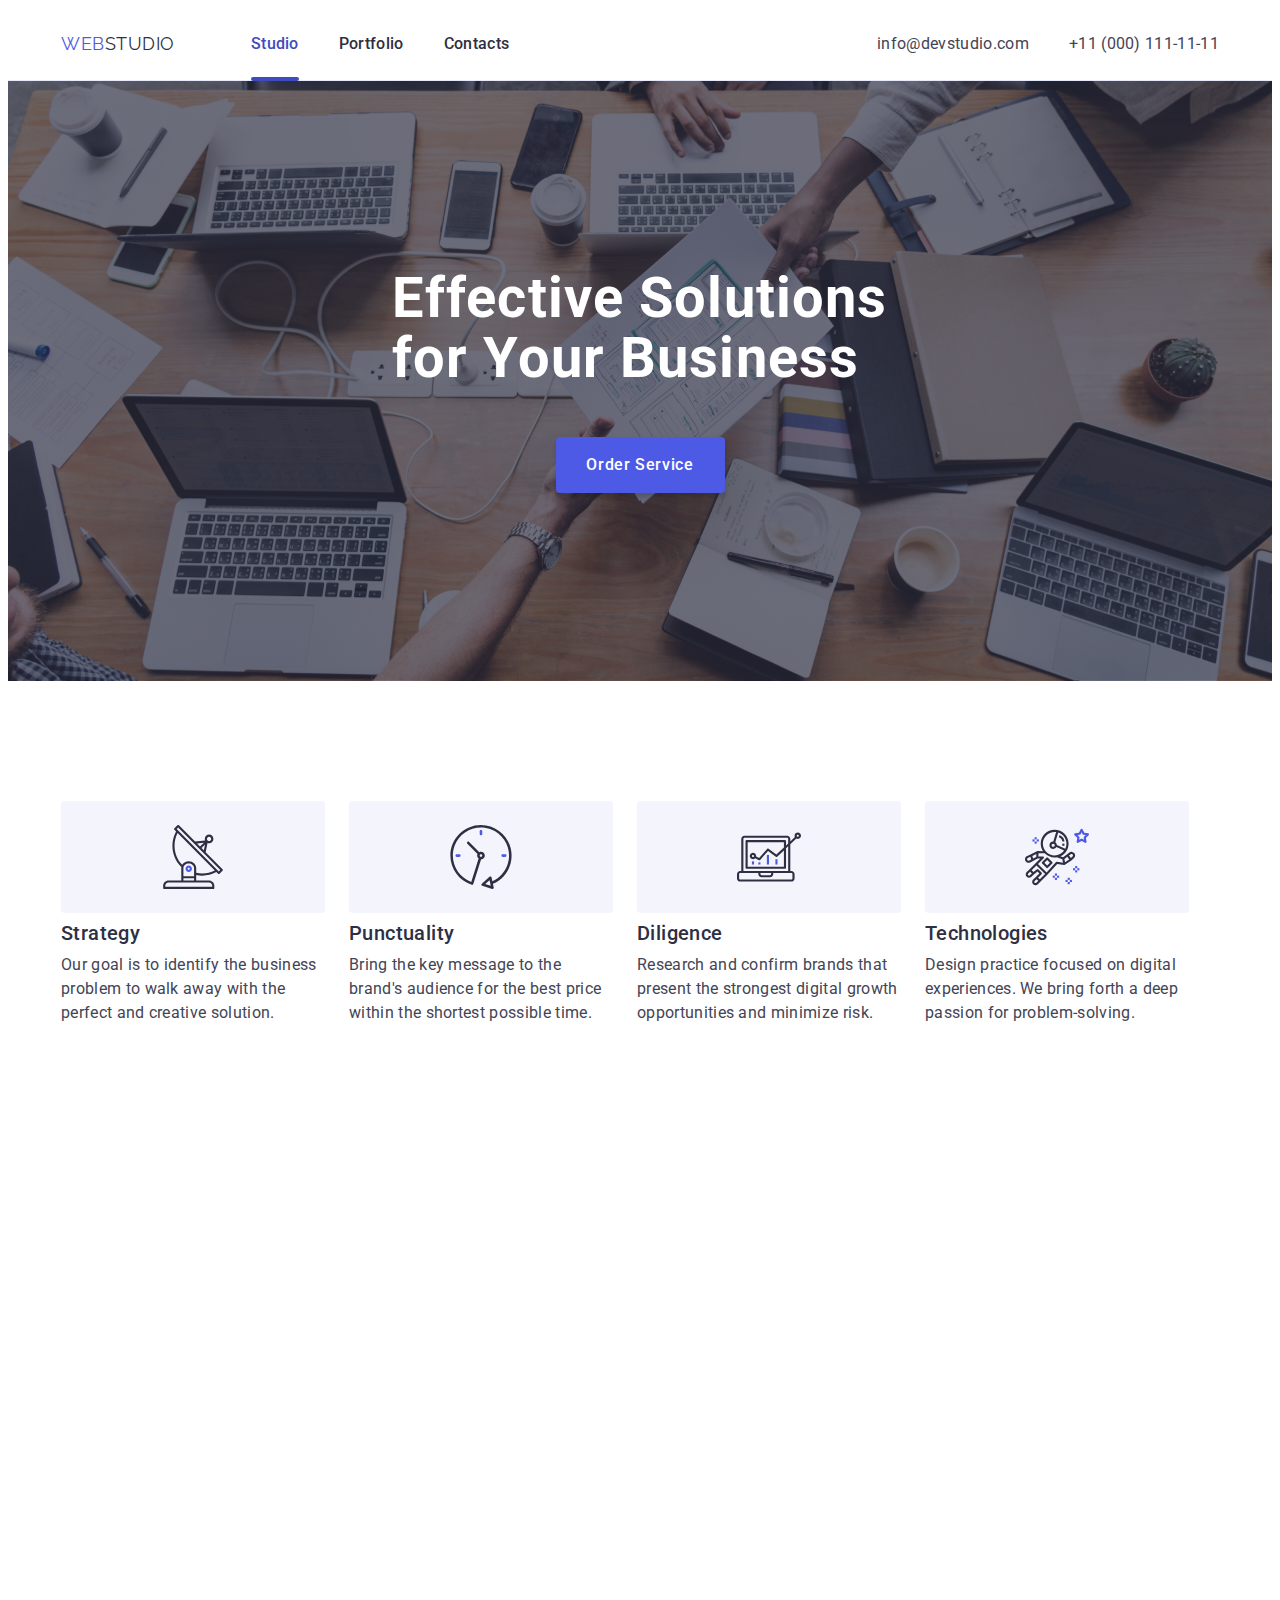
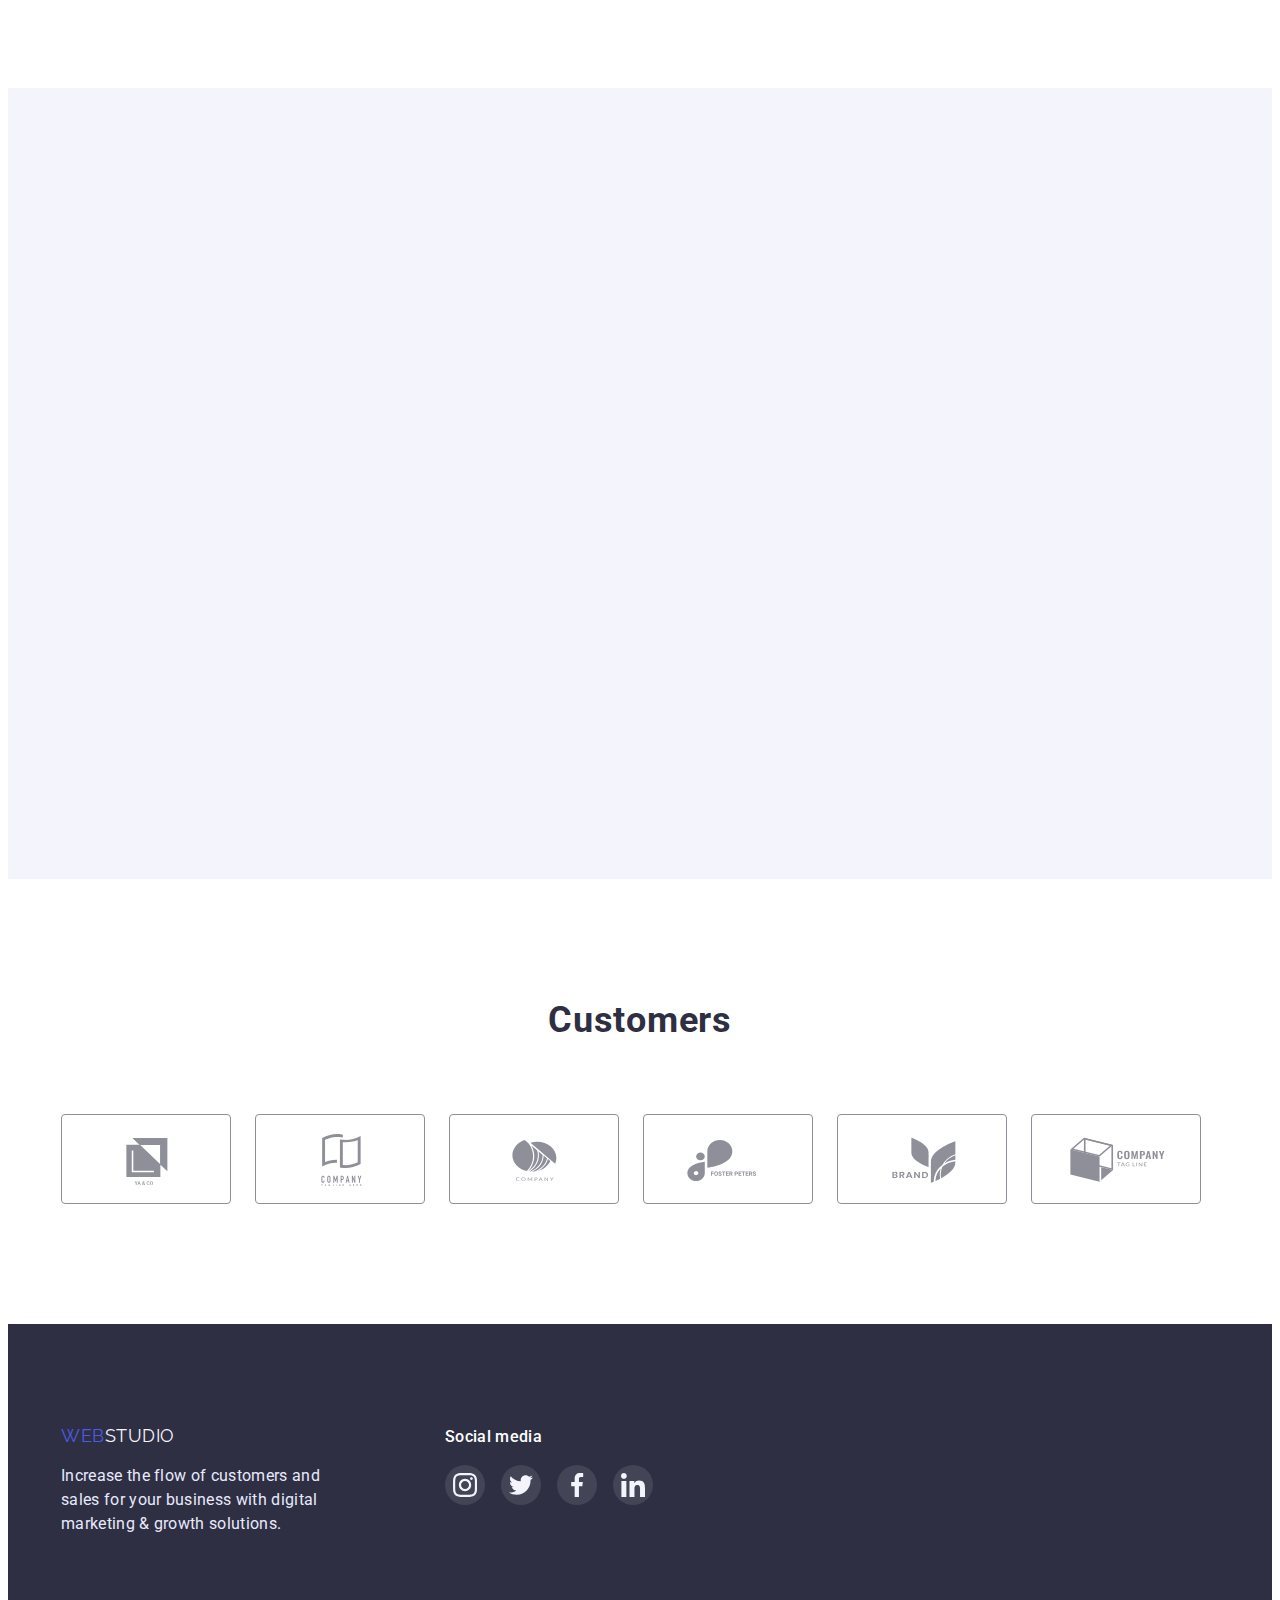
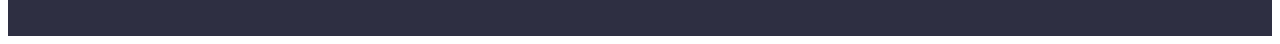
<file: index.html>
<!DOCTYPE html>
<html lang="en">
  <head>
    <meta charset="UTF-8" />
    <meta http-equiv="X-UA-Compatible" content="IE=edge" />
    <meta name="viewport" content="width=device-width, initial-scale=1.0" />
    <link rel="preconnect" href="https://fonts.googleapis.com" />
    <link rel="preconnect" href="https://fonts.gstatic.com" crossorigin />
    <link
      href="https://fonts.googleapis.com/css2?family=Raleway:wght@800&family=Roboto:wght@400;500;700;900&display=swap"
      rel="stylesheet"
    />
    <title>Web Studio</title>
    <link
      rel="stylesheet"
      href="https://cdnjs.cloudflare.com/ajax/libs/modern-normalize/1.1.0/modern-normalize.min.css"
      integrity="sha512-wpPYUAdjBVSE4KJnH1VR1HeZfpl1ub8YT/NKx4PuQ5NmX2tKuGu6U/JRp5y+Y8XG2tV+wKQpNHVUX03MfMFn9Q=="
      crossorigin="anonymous"
      referrerpolicy="no-referrer"
    />
    <link href="https://unpkg.com/aos@2.3.1/dist/aos.css" rel="stylesheet" />
    <link rel="stylesheet" href="./css/styles.css" />
  </head>
  <body>
    <!-- Header -->
    <header class="header">
      <div class="container header-container">
        <nav class="nav">
          <a class="logo link" href="./index.html"
            >Web<span class="logo-item">Studio</span></a
          >
          <ul class="menu-list list">
            <li class="menu-item">
              <a class="menu-link link active" href="./index.html">Studio</a>
            </li>
            <li class="menu-item">
              <a class="menu-link link" href="./portfolio.html">Portfolio</a>
            </li>
            <li class="menu-item">
              <a class="menu-link link" href="./contacts.html">Contacts</a>
            </li>
          </ul>
        </nav>
        <address class="adress">
          <ul class="adress-menu list">
            <li class="adress-menu-item">
              <a class="adress-link link" href="mailto:info@devstudio.com"
                >info@devstudio.com</a
              >
            </li>
            <li class="adress-menu-item">
              <a class="adress-link link" href="tel:+11(000)111-11-11"
                >+11 (000) 111-11-11</a
              >
            </li>
          </ul>
        </address>
      </div>
    </header>
    <main>
      <section class="hero section">
        <div class="container">
          <h1 class="hero-title">Effective Solutions for Your Business</h1>
          <button class="main-btn btn" type="button" data-modal-open>
            Order Service
          </button>
        </div>
      </section>

      <!-- Our Features -->
      <section class="section">
        <div class="container">
          <h2 class="hidden">Our Features</h2>
          <ul class="features-list list">
            <li class="features-item">
              <div class="features-link link">
                <svg class="features-icon" width="64" height="64">
                  <use href="./images/icons.svg#icon-antenna"></use>
                </svg>
              </div>
              <h3 class="features-title">Strategy</h3>
              <p class="features-text">
                Our goal is to identify the business problem to walk away with
                the perfect and creative solution.
              </p>
            </li>
            <li class="features-item">
              <div class="features-link link">
                <svg class="features-icon" width="64" height="64">
                  <use href="./images/icons.svg#icon-clock"></use>
                </svg>
              </div>
              <h3 class="features-title">Punctuality</h3>
              <p class="features-text">
                Bring the key message to the brand's audience for the best price
                within the shortest possible time.
              </p>
            </li>
            <li class="features-item">
              <div class="features-link link">
                <svg class="features-icon" width="64" height="64">
                  <use href="./images/icons.svg#icon-diagram"></use>
                </svg>
              </div>
              <h3 class="features-title">Diligence</h3>

              <p class="features-text">
                Research and confirm brands that present the strongest digital
                growth opportunities and minimize risk.
              </p>
            </li>
            <li class="features-item">
              <div class="features-link link">
                <svg class="features-icon" width="64" height="64">
                  <use href="./images/icons.svg#icon-astronaut"></use>
                </svg>
              </div>
              <h3 class="features-title">Technologies</h3>
              <p class="features-text">
                Design practice focused on digital experiences. We bring forth a
                deep passion for problem-solving.
              </p>
            </li>
          </ul>
        </div>
      </section>
      <!-- What are we doing -->
      <section class="work-examples">
        <div class="container">
          <h2 class="section-title" data-aos="flip-left">What are we doing</h2>
          <ul class="examples-list list" data-aos="zoom-in-right">
            <li class="examples-item">
              <img src="./images/examples-1.jpg" alt="Computer" width="360" />
            </li>
            <li class="examples-item">
              <img
                src="./images/examples-2.jpg"
                alt="Mobile phone with many displays"
                width="360"
              />
            </li>
            <li class="examples-item">
              <img
                src="./images/examples-3.jpg"
                alt="the phone in the hand on the background of the computer screen"
                width="360"
              />
            </li>
          </ul>
        </div>
      </section>
      <!-- Our team -->
      <section class="our-team section">
        <div class="container">
          <h2 class="section-title" data-aos="flip-right">Our Team</h2>
          <ul class="team-list list" data-aos="zoom-in-left">
            <li class="team-item">
              <img
                src="./images/man-1.jpg"
                alt="A man with a smile and a thick beard in a blue shirt"
                width="264"
              />
              <div class="team-container">
                <h3 class="team-card-title">Mark Guerrero</h3>
                <p class="team-text">Product Designer</p>
                <ul class="team-soc-list list">
                  <li class="team-soc-item">
                    <a href="" class="team-soc-link link">
                      <svg class="team-soc-icon" width="16" height="16">
                        <use href="./images/icons.svg#icon-instagram"></use>
                      </svg>
                    </a>
                  </li>
                  <li class="team-soc-item">
                    <a href="" class="team-soc-link link">
                      <svg class="team-soc-icon" width="16" height="16">
                        <use href="./images/icons.svg#icon-twitter"></use>
                      </svg>
                    </a>
                  </li>
                  <li class="team-soc-item">
                    <a href="" class="team-soc-link link">
                      <svg class="team-soc-icon" width="16" height="16">
                        <use href="./images/icons.svg#icon-facebook"></use>
                      </svg>
                    </a>
                  </li>
                  <li class="team-soc-item">
                    <a href="" class="team-soc-link link">
                      <svg class="team-soc-icon" width="16" height="16">
                        <use href="./images/icons.svg#icon-linkedin"></use>
                      </svg>
                    </a>
                  </li>
                </ul>
              </div>
            </li>
            <li class="team-item">
              <img
                src="./images/man-2.jpg"
                alt="The man smiles and looks to the left"
                width="264"
              />
              <div class="team-container">
                <h3 class="team-card-title">Tom Ford</h3>
                <p class="team-text">Frontend Developer</p>
                <ul class="team-soc-list list">
                  <li class="team-soc-item">
                    <a href="" class="team-soc-link link">
                      <svg class="team-soc-icon" width="16" height="16">
                        <use href="./images/icons.svg#icon-instagram"></use>
                      </svg>
                    </a>
                  </li>
                  <li class="team-soc-item">
                    <a href="" class="team-soc-link link">
                      <svg class="team-soc-icon" width="16" height="16">
                        <use href="./images/icons.svg#icon-twitter"></use>
                      </svg>
                    </a>
                  </li>
                  <li class="team-soc-item">
                    <a href="" class="team-soc-link link">
                      <svg class="team-soc-icon" width="16" height="16">
                        <use href="./images/icons.svg#icon-facebook"></use>
                      </svg>
                    </a>
                  </li>
                  <li class="team-soc-item">
                    <a href="" class="team-soc-link link">
                      <svg class="team-soc-icon" width="16" height="16">
                        <use href="./images/icons.svg#icon-linkedin"></use>
                      </svg>
                    </a>
                  </li>
                </ul>
              </div>
            </li>
            <li class="team-item">
              <img
                src="./images/woman-1.jpg"
                alt="The girl in the pink sweater is smiling"
                width="264"
              />
              <div class="team-container">
                <h3 class="team-card-title">Camila Garcia</h3>
                <p class="team-text">Marketing</p>
                <ul class="team-soc-list list">
                  <li class="team-soc-item">
                    <a href="" class="team-soc-link link">
                      <svg class="team-soc-icon" width="16" height="16">
                        <use href="./images/icons.svg#icon-instagram"></use>
                      </svg>
                    </a>
                  </li>
                  <li class="team-soc-item">
                    <a href="" class="team-soc-link link">
                      <svg class="team-soc-icon" width="16" height="16">
                        <use href="./images/icons.svg#icon-twitter"></use>
                      </svg>
                    </a>
                  </li>
                  <li class="team-soc-item">
                    <a href="" class="team-soc-link link">
                      <svg class="team-soc-icon" width="16" height="16">
                        <use href="./images/icons.svg#icon-facebook"></use>
                      </svg>
                    </a>
                  </li>
                  <li class="team-soc-item">
                    <a href="" class="team-soc-link link">
                      <svg class="team-soc-icon" width="16" height="16">
                        <use href="./images/icons.svg#icon-linkedin"></use>
                      </svg>
                    </a>
                  </li>
                </ul>
              </div>
            </li>
            <li class="team-item">
              <img
                src="./images/man-3.jpg"
                alt="A man in a gray T-shirt is smiling"
                width="264"
              />
              <div class="team-container">
                <h3 class="team-card-title">Daniel Wilson</h3>
                <p class="team-text">UI Designer</p>
                <ul class="team-soc-list list">
                  <li class="team-soc-item">
                    <a href="" class="team-soc-link link">
                      <svg class="team-soc-icon" width="16" height="16">
                        <use href="./images/icons.svg#icon-instagram"></use>
                      </svg>
                    </a>
                  </li>
                  <li class="team-soc-item">
                    <a href="" class="team-soc-link link">
                      <svg class="team-soc-icon" width="16" height="16">
                        <use href="./images/icons.svg#icon-twitter"></use>
                      </svg>
                    </a>
                  </li>
                  <li class="team-soc-item">
                    <a href="" class="team-soc-link link">
                      <svg class="team-soc-icon" width="16" height="16">
                        <use href="./images/icons.svg#icon-facebook"></use>
                      </svg>
                    </a>
                  </li>
                  <li class="team-soc-item">
                    <a href="" class="team-soc-link link">
                      <svg class="team-soc-icon" width="16" height="16">
                        <use href="./images/icons.svg#icon-linkedin"></use>
                      </svg>
                    </a>
                  </li>
                </ul>
              </div>
            </li>
          </ul>
        </div>
      </section>
      <section class="section">
        <div class="container">
          <h2 class="section-title">Customers</h2>
          <ul class="customers-list list">
            <li class="customers-item">
              <a href="" class="customers-link link">
                <svg class="customers-icon" width="104" height="56">
                  <use href="./images/icons.svg#icon-logo-ya-and-co"></use>
                </svg>
              </a>
            </li>
            <li class="customers-item">
              <a href="" class="customers-link link">
                <svg class="customers-icon" width="104" height="56">
                  <use href="./images/icons.svg#icon-tagline-here"></use>
                </svg>
              </a>
            </li>
            <li class="customers-item">
              <a href="" class="customers-link link">
                <svg class="customers-icon" width="104" height="56">
                  <use href="./images/icons.svg#icon-company"></use>
                </svg>
              </a>
            </li>
            <li class="customers-item">
              <a href="" class="customers-link link">
                <svg class="customers-icon" width="104" height="56">
                  <use href="./images/icons.svg#icon-foster-peters"></use>
                </svg>
              </a>
            </li>
            <li class="customers-item">
              <a href="" class="customers-link link">
                <svg class="customers-icon" width="104" height="56">
                  <use href="./images/icons.svg#icon-brand"></use>
                </svg>
              </a>
            </li>
            <li class="customers-item">
              <a href="" class="customers-link link">
                <svg class="customers-icon" width="104" height="56">
                  <use href="./images/icons.svg#icon-company-tagline"></use>
                </svg>
              </a>
            </li>
          </ul>
        </div>
      </section>
    </main>
    <!-- Footer -->
    <footer class="footer">
      <div class="container footer-container">
        <div>
          <a class="footer-logo link" href="./index.html"
            >Web<span class="logo-footer-span">Studio</span></a
          >
          <p class="footer-text">
            Increase the flow of customers and sales for your business with
            digital marketing & growth solutions.
          </p>
        </div>
        <div class="footer-soc-container">
          <p class="footer-soc-text">Social media</p>
          <ul class="footer-soc-list list">
            <li class="footer-soc-item">
              <a href="" class="footer-soc-link link">
                <svg class="footer-soc-icon" width="24" height="24">
                  <use href="./images/icons.svg#icon-instagram"></use>
                </svg>
              </a>
            </li>
            <li class="footer-soc-item">
              <a href="" class="footer-soc-link">
                <svg class="footer-soc-icon" width="24" height="24">
                  <use href="./images/icons.svg#icon-twitter"></use>
                </svg>
              </a>
            </li>
            <li class="footer-soc-item">
              <a href="" class="footer-soc-link link">
                <svg class="footer-soc-icon" width="24" height="24">
                  <use href="./images/icons.svg#icon-facebook"></use>
                </svg>
              </a>
            </li>
            <li class="footer-soc-item">
              <a href="" class="footer-soc-link link">
                <svg class="footer-soc-icon" width="24" height="24">
                  <use href="./images/icons.svg#icon-linkedin"></use>
                </svg>
              </a>
            </li>
          </ul>
        </div>
      </div>
    </footer>
    <div class="backdrop is-hidden" data-modal>
      <div class="modal">
        <button type="button" class="modal-close" data-modal-close>
          <svg class="icon-modal-close" width="8" height="8">
            <use href="./images/icons.svg#icon-close-black-btn"></use>
          </svg>
        </button>
      </div>
    </div>
    <script src="https://unpkg.com/aos@2.3.1/dist/aos.js"></script>
    <script>
      AOS.init();
    </script>
    <script src="./js/modal.js"></script>
  </body>
</html>
</file>
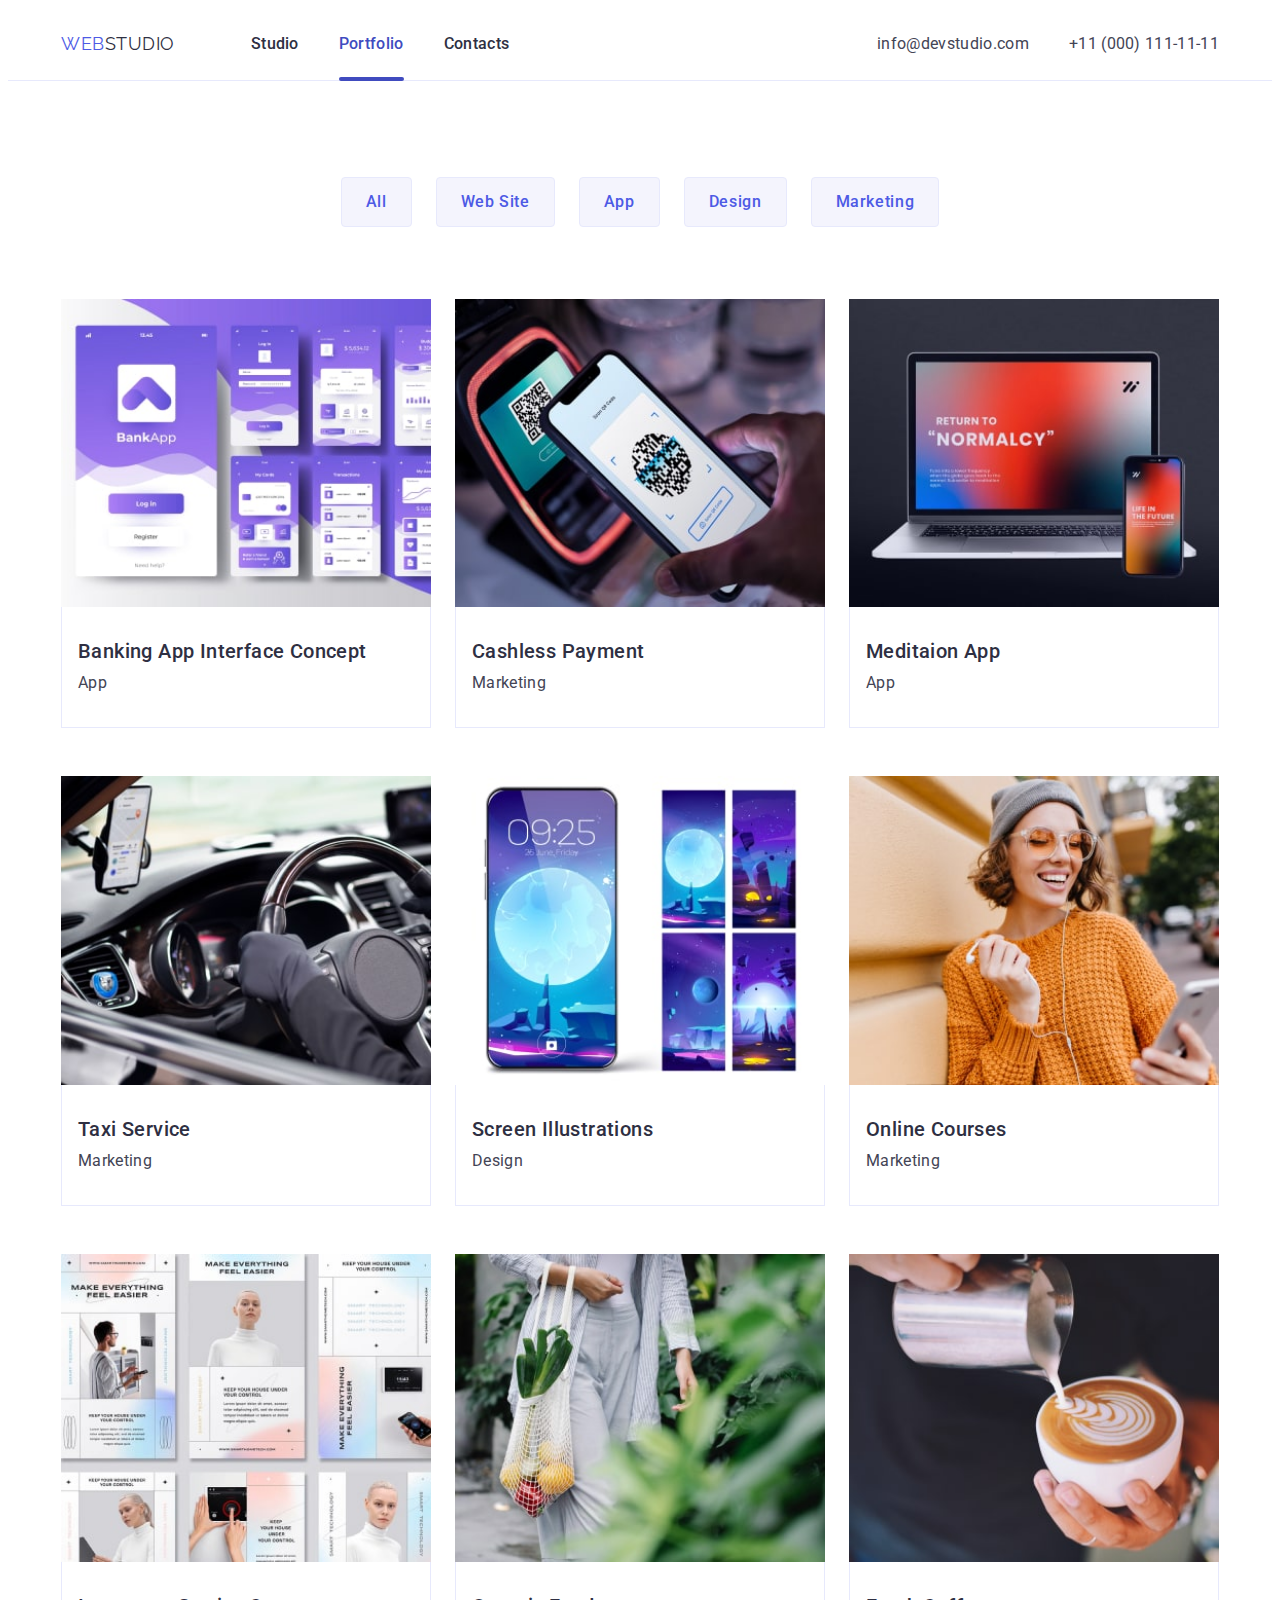
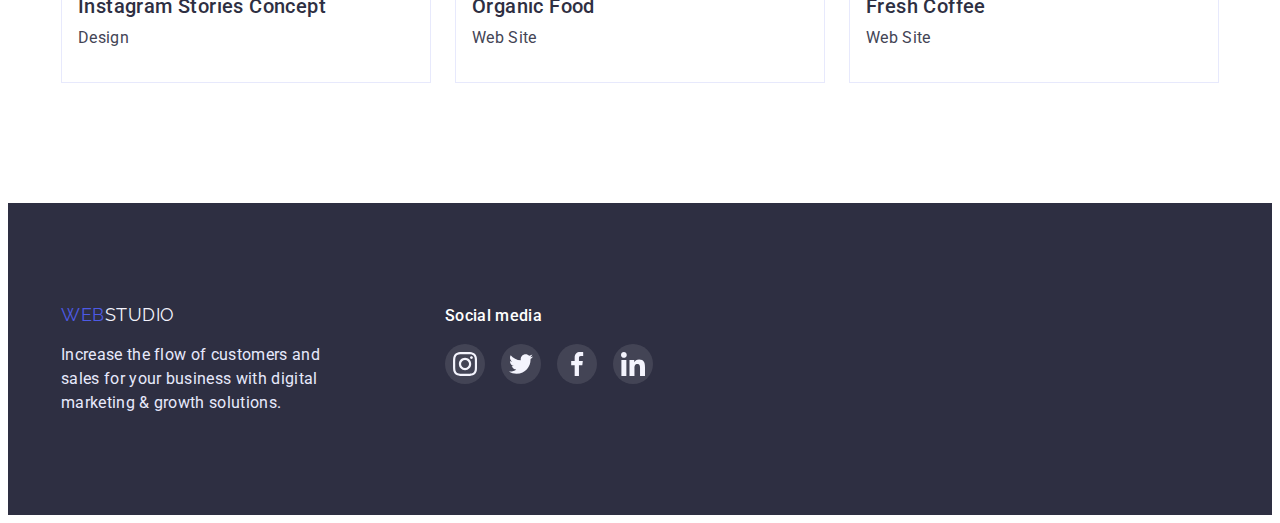
<file: portfolio.html>
<!DOCTYPE html>
<html lang="en">
  <head>
    <meta charset="UTF-8" />
    <meta http-equiv="X-UA-Compatible" content="IE=edge" />
    <meta name="viewport" content="width=device-width, initial-scale=1.0" />
    <link rel="preconnect" href="https://fonts.googleapis.com" />
    <link rel="preconnect" href="https://fonts.gstatic.com" crossorigin />
    <link
      href="https://fonts.googleapis.com/css2?family=Raleway:wght@800&family=Roboto:wght@400;500;700;900&display=swap"
      rel="stylesheet"
    />
    <title>Web Studio</title>
    <link
      rel="stylesheet"
      href="https://cdnjs.cloudflare.com/ajax/libs/modern-normalize/1.1.0/modern-normalize.min.css"
      integrity="sha512-wpPYUAdjBVSE4KJnH1VR1HeZfpl1ub8YT/NKx4PuQ5NmX2tKuGu6U/JRp5y+Y8XG2tV+wKQpNHVUX03MfMFn9Q=="
      crossorigin="anonymous"
      referrerpolicy="no-referrer"
    />
    <link href="https://unpkg.com/aos@2.3.1/dist/aos.css" rel="stylesheet" />
    <link rel="stylesheet" href="./css/styles.css" />
  </head>
  <body>
    <!-- Header -->
    <header class="header">
      <div class="container header-container">
        <nav class="nav">
          <a class="logo link" href="./index.html"
            >Web<span class="logo-item">Studio</span></a
          >
          <ul class="menu-list list">
            <li class="menu-item">
              <a class="menu-link link" href="./index.html">Studio</a>
            </li>
            <li class="menu-item">
              <a class="menu-link link active" href="./portfolio.html"
                >Portfolio</a
              >
            </li>
            <li class="menu-item">
              <a class="menu-link link" href="./contacts.html">Contacts</a>
            </li>
          </ul>
        </nav>
        <address class="adress">
          <ul class="adress-menu list">
            <li class="adress-menu-item">
              <a class="adress-link link" href="mailto:info@devstudio.com"
                >info@devstudio.com</a
              >
            </li>
            <li class="adress-menu-item">
              <a class="adress-link link" href="tel:+11(000)111-11-11"
                >+11 (000) 111-11-11</a
              >
            </li>
          </ul>
        </address>
      </div>
    </header>
    <main>
      <section class="portfolio">
        <div class="container">
          <h1 class="hidden">Portfolio</h1>
          <ul class="portfolio-btn-list list">
            <li class="portfolio-btn-item">
              <button class="portfolio-btn btn" type="button">All</button>
            </li>
            <li class="portfolio-btn-item">
              <button class="portfolio-btn btn" type="button">Web Site</button>
            </li>
            <li class="portfolio-btn-item">
              <button class="portfolio-btn btn" type="button">App</button>
            </li>
            <li class="portfolio-btn-item">
              <button class="portfolio-btn btn" type="button">Design</button>
            </li>
            <li class="portfolio-btn-item">
              <button class="portfolio-btn btn" type="button">Marketing</button>
            </li>
          </ul>
          <ul class="portfolio-list list">
            <li class="portfolio-item">
              <div class="portfolio-top-wrap">
                <img
                  src="./images/portfolio-1.jpg"
                  alt="bank app"
                  width="360"
                />
                <p class="portfolio-top-text">
                  14 Stylish and User-Friendly App Design Concepts · Task
                  Manager App · Calorie Tracker App · Exotic Fruit Ecommerce App
                  · Cloud Storage App
                </p>
              </div>
              <div class="portfolio-item-container">
                <h2 class="portfolio-title">Banking App Interface Concept</h2>
                <p class="portfolio-text">App</p>
              </div>
            </li>
            <li class="portfolio-item">
              <div class="portfolio-top-wrap">
                <img
                  src="./images/portfolio-2.jpg"
                  alt="phone with QR-code"
                  width="360"
                />
                <p class="portfolio-top-text">
                  14 Stylish and User-Friendly App Design Concepts · Task
                  Manager App · Calorie Tracker App · Exotic Fruit Ecommerce App
                  · Cloud Storage App
                </p>
              </div>
              <div class="portfolio-item-container">
                <h2 class="portfolio-title">Cashless Payment</h2>
                <p class="portfolio-text">Marketing</p>
              </div>
            </li>
            <li class="portfolio-item">
              <div class="portfolio-top-wrap">
                <img
                  src="./images/portfolio-3.jpg"
                  alt="laptop and phone"
                  width="360"
                />
                <p class="portfolio-top-text">
                  14 Stylish and User-Friendly App Design Concepts · Task
                  Manager App · Calorie Tracker App · Exotic Fruit Ecommerce App
                  · Cloud Storage App
                </p>
              </div>
              <div class="portfolio-item-container">
                <h2 class="portfolio-title">Meditaion App</h2>
                <p class="portfolio-text">App</p>
              </div>
            </li>
            <li class="portfolio-item">
              <div class="portfolio-top-wrap">
                <img
                  src="./images/portfolio-4.jpg"
                  alt="man in a car with phone"
                  width="360"
                />
                <p class="portfolio-top-text">
                  14 Stylish and User-Friendly App Design Concepts · Task
                  Manager App · Calorie Tracker App · Exotic Fruit Ecommerce App
                  · Cloud Storage App
                </p>
              </div>
              <div class="portfolio-item-container">
                <h2 class="portfolio-title">Taxi Service</h2>
                <p class="portfolio-text">Marketing</p>
              </div>
            </li>
            <li class="portfolio-item">
              <div class="portfolio-top-wrap">
                <img
                  src="./images/portfolio-5.jpg"
                  alt="screen illustrations"
                  width="360"
                />
                <p class="portfolio-top-text">
                  14 Stylish and User-Friendly App Design Concepts · Task
                  Manager App · Calorie Tracker App · Exotic Fruit Ecommerce App
                  · Cloud Storage App
                </p>
              </div>
              <div class="portfolio-item-container">
                <h2 class="portfolio-title">Screen Illustrations</h2>
                <p class="portfolio-text">Design</p>
              </div>
            </li>
            <li class="portfolio-item">
              <div class="portfolio-top-wrap">
                <img
                  src="./images/portfolio-6.jpg"
                  alt="girl with phone and earphones"
                  width="360"
                />
                <p class="portfolio-top-text">
                  14 Stylish and User-Friendly App Design Concepts · Task
                  Manager App · Calorie Tracker App · Exotic Fruit Ecommerce App
                  · Cloud Storage App
                </p>
              </div>
              <div class="portfolio-item-container">
                <h2 class="portfolio-title">Online Courses</h2>
                <p class="portfolio-text">Marketing</p>
              </div>
            </li>
            <li class="portfolio-item">
              <div class="portfolio-top-wrap">
                <img
                  src="./images/portfolio-7.jpg"
                  alt="Instagram stories concept"
                  width="360"
                />
                <p class="portfolio-top-text">
                  14 Stylish and User-Friendly App Design Concepts · Task
                  Manager App · Calorie Tracker App · Exotic Fruit Ecommerce App
                  · Cloud Storage App
                </p>
              </div>
              <div class="portfolio-item-container">
                <h2 class="portfolio-title">Instagram Stories Concept</h2>
                <p class="portfolio-text">Design</p>
              </div>
            </li>
            <li class="portfolio-item">
              <div class="portfolio-top-wrap">
                <img
                  src="./images/portfolio-8.jpg"
                  alt="a bag with vegetables and fruits"
                  width="360"
                />
                <p class="portfolio-top-text">
                  14 Stylish and User-Friendly App Design Concepts · Task
                  Manager App · Calorie Tracker App · Exotic Fruit Ecommerce App
                  · Cloud Storage App
                </p>
              </div>
              <div class="portfolio-item-container">
                <h2 class="portfolio-title">Organic Food</h2>
                <p class="portfolio-text">Web Site</p>
              </div>
            </li>
            <li class="portfolio-item">
              <div class="portfolio-top-wrap">
                <img
                  src="./images/portfolio-9.jpg"
                  alt="a cup of cofee"
                  width="360"
                />
                <p class="portfolio-top-text">
                  14 Stylish and User-Friendly App Design Concepts · Task
                  Manager App · Calorie Tracker App · Exotic Fruit Ecommerce App
                  · Cloud Storage App
                </p>
              </div>
              <div class="portfolio-item-container">
                <h2 class="portfolio-title">Fresh Coffee</h2>
                <p class="portfolio-text">Web Site</p>
              </div>
            </li>
          </ul>
        </div>
      </section>
    </main>
    <footer class="footer">
      <div class="container footer-container">
        <div>
          <a class="footer-logo link" href="./index.html"
            >Web<span class="logo-footer-span">Studio</span></a
          >
          <p class="footer-text">
            Increase the flow of customers and sales for your business with
            digital marketing & growth solutions.
          </p>
        </div>
        <div class="footer-soc-container">
          <p class="footer-soc-text">Social media</p>
          <ul class="footer-soc-list list">
            <li class="footer-soc-item">
              <a href="" class="footer-soc-link link">
                <svg class="footer-soc-icon" width="24" height="24">
                  <use href="./images/icons.svg#icon-instagram"></use>
                </svg>
              </a>
            </li>
            <li class="footer-soc-item">
              <a href="" class="footer-soc-link">
                <svg class="footer-soc-icon" width="24" height="24">
                  <use href="./images/icons.svg#icon-twitter"></use>
                </svg>
              </a>
            </li>
            <li class="footer-soc-item">
              <a href="" class="footer-soc-link link">
                <svg class="footer-soc-icon" width="24" height="24">
                  <use href="./images/icons.svg#icon-facebook"></use>
                </svg>
              </a>
            </li>
            <li class="footer-soc-item">
              <a href="" class="footer-soc-link link">
                <svg class="footer-soc-icon" width="24" height="24">
                  <use href="./images/icons.svg#icon-linkedin"></use>
                </svg>
              </a>
            </li>
          </ul>
        </div>
      </div>
    </footer>
  </body>
</html>
</file>
<file: css/styles.css>
:root {
  --primary-text-color: #434455;
  --tittle-text-color: #2e2f42;
  --primary-white-color: #ffffff;
  --primary-bcg-color: #f4f4fd;
  --logo-color: #2e2f42;
  --hero-bg-color: #4d5ae5;
  --section-title-color: #2e2f42;
  --modal-btn-color: #4d5ae5;
  --modal-btn-background: #f4f4fd;
  --portfolio-card-accent: #4d5ae5;
  --portfolio-card-text: #f4f4fd;
  --link-accent: #404bbf;
  --transition: 250ms cubic-bezier(0.4, 0, 0.2, 1);
}

/*?-----------------------RESET-------------------------- */

ul {
  margin: 0;
  padding: 0;
}
h1,
h2,
h3,
h4,
h5,
h6,
p {
  margin: 0;
}
img {
  display: block;
  width: 100%;
}

/*?-----------------------BASE-------------------------- */
body {
  color: var(--primary-text-color);
  font-family: "Roboto", sans-serif;
  background-color: var(--primary-white-color);
}
.list {
  list-style: none;
}
.link {
  text-decoration: none;
}
.section-title {
  font-size: 36px;
  line-height: 1.2;
  letter-spacing: 0.02em;
  margin-bottom: 72px;
  text-align: center;
  color: var(--section-title-color);
  text-transform: capitalize;
}
.hidden {
  position: absolute;
  width: 1px;
  height: 1px;
  margin: -1px;
  border: 0;
  padding: 0;
  white-space: nowrap;
  clip-path: inset(100%);
  clip: rect(0 0 0 0);
  overflow: hidden;
}
.container {
  width: 100%;
  max-width: 1158px;
  padding-left: 15px;
  padding-right: 15px;
  /** outline: 2px solid red; */
  margin: 0 auto;
}
.section {
  padding-top: 120px;
  padding-bottom: 120px;
}
.btn {
  display: block;
}
/*?-----------------------LOGO-------------------------- */
.logo {
  font-family: "Raleway", sans-serif;
  font-size: 18px;
  line-height: 1.33;
  letter-spacing: 0.03em;
  text-transform: uppercase;
  color: #4d5ae5;
  padding: 24px 0;
  margin-right: 76px;
}
.logo-item {
  color: var(--logo-color);
}
/*?-----------------------HEADER-------------------------- */
.header-container {
  display: flex;
}
.nav {
  display: flex;
  align-items: center;
  margin-right: auto;
}
.header {
  border-bottom: 1px solid #e7e9fc;
}
.menu-list {
  display: flex;
  gap: 40px;
}

.menu-link {
  position: relative;
  line-height: 1.5;
  font-weight: 500;
  letter-spacing: 0.02em;
  color: var(--tittle-text-color);
  display: block;
  padding: 24px 0;
  transition: color var(--transition);
}
.active {
  color: var(--link-accent);
}
.active:after {
  position: absolute;
  bottom: -1px;
  content: "";
  display: block;
  height: 4px;
  width: 100%;
  background-color: #404bbf;
  border-radius: 2px;
}
.menu-link:is(:hover, :focus) {
  color: var(--link-accent);
}
.adress {
  display: flex;
  align-items: center;
}
.adress-menu {
  display: flex;
  gap: 40px;
}
.adress-link {
  font-style: normal;
  line-height: 1.5;
  letter-spacing: 0.02em;
  color: var(--primary-text-color);
  display: block;
  padding: 24px 0;
  transition: color var(--transition);
}

.adress-link:is(:hover, :focus) {
  color: var(--link-accent);
}
/*?-----------------------HERO-------------------------- */
.main-btn {
  font-family: "Roboto", sans-serif;
  font-size: 16px;
  font-weight: 500;
  line-height: 1.5;
  min-width: 169px;
  height: 56px;
  margin: 0 auto;
  align-items: center;
  letter-spacing: 0.04em;
  color: var(--primary-white-color);
  background-color: var(--hero-bg-color);
  border: none;
  box-shadow: 0px 4px 4px rgba(0, 0, 0, 0.15);
  border-radius: 4px;
  cursor: pointer;
  margin-top: 48px;
  transition: background-color var(--transition), cursor var(--transition);
}
.main-btn:is(:hover, :focus) {
  background-color: #404bbf;
  cursor: pointer;
}
.hero {
  max-width: 1440px;
  margin: 0 auto;
  background-image: linear-gradient(
      rgba(46, 47, 66, 0.7),
      rgba(46, 47, 66, 0.7)
    ),
    url(../images/hero-background.jpg);
  background-repeat: no-repeat;
  background-position: center;
  background-size: cover;
  padding: 188px 0;
}
.hero-title {
  font-size: 56px;
  line-height: 1.07;
  letter-spacing: 0.02em;
  max-width: 496px;
  color: var(--primary-white-color);
  margin: 0 auto;
}
/*?-----------------------OUR FEATURES-------------------------- */
.features-title {
  font-weight: 500;
  font-size: 20px;
  line-height: 1.2;
  letter-spacing: 0.02em;
  color: var(--tittle-text-color);
  margin-bottom: 8px;
}
.features-list {
  display: flex;
  gap: 24px;
}
.features-item {
  max-width: 264px;
}
.features-link {
  width: 264px;
  height: 112px;
  display: block;
  display: flex;
  align-items: center;
  justify-content: center;
  background-color: var(--primary-bcg-color);
  border-radius: 4px;
  margin-bottom: 8px;
}
.features-text {
  line-height: 1.5;
  letter-spacing: 0.02em;
  color: var(--primary-text-color);
}
/*?-----------------------WHAT ARE WE DOING-------------------------- */
.work-examples {
  padding-bottom: 120px;
}
.examples-list {
  display: flex;
  gap: 24px;
}
.examples-item {
  width: calc((100% - 48px) / 3);
}
/*?-----------------------OUR TEAM-------------------------- */
.our-team {
  background-color: var(--primary-bcg-color);
}
.team-list {
  display: flex;
  gap: 24px;
}
.team-item {
  background-color: var(--primary-white-color);
  width: calc((100% - 72px) / 4);
  box-shadow: 0px 1px 6px rgba(46, 47, 66, 0.08),
    0px 1px 1px rgba(46, 47, 66, 0.16), 0px 2px 1px rgba(46, 47, 66, 0.08);
  border-radius: 0px 0px 4px 4px;
}
.team-container {
  padding-top: 32px;
  padding-bottom: 32px;
}
.team-card-title {
  font-size: 20px;
  font-weight: 500;
  line-height: 1.2;
  letter-spacing: 0.02em;
  color: var(--tittle-text-color);
  margin-bottom: 8px;
  text-align: center;
}
.team-text {
  line-height: 1.5;
  letter-spacing: 0.02em;
  text-align: center;
  margin-bottom: 8px;
}
.team-soc-list {
  display: flex;
  justify-content: center;
  gap: 24px;
}
.team-soc-item {
  width: 40px;
  height: 40px;
}
.team-soc-link {
  width: 100%;
  height: 100%;
  background-color: var(--modal-btn-color);
  display: block;
  border-radius: 50%;
  display: flex;
  align-items: center;
  justify-content: center;
  transition: background-color var(--transition);
}
.team-soc-link:is(:hover, :focus) {
  background-color: #404bbf;
}
/*?-----------------------Customers-------------------------- */
.customers-list {
  display: flex;
  gap: 24px;
}

.customers-link {
  width: 168px;
  height: 88px;
  border: 1px solid #8e8f99;
  border-radius: 4px;
  display: flex;
  align-items: center;
  justify-content: center;
  color: #8e8f99;
  transition: border-color var(--transition);
}
.customers-icon {
  fill: #8e8f99;
  transition: fill var(--transition);
}
.customers-link:hover,
.customers-link:focus {
  border-color: #404bbf;
}
.customers-link:hover .customers-icon,
.customers-link:focus .customers-icon {
  fill: #404bbf;
}
/*?-----------------------FOOTER-------------------------- */
.footer {
  background-color: var(--tittle-text-color);
  padding-top: 100px;
  padding-bottom: 100px;
}
.footer-logo {
  font-family: "Raleway", sans-serif;
  font-size: 18px;
  line-height: 1.33;
  letter-spacing: 0.03em;
  text-transform: uppercase;
  color: #4d5ae5;
}
.logo-footer-span {
  color: #f4f4fd;
}
.footer-soc-text {
  font-weight: 500;
  line-height: 1.5;
  letter-spacing: 0.02em;
  color: var(--primary-white-color);
}
.footer-container {
  display: flex;
  align-items: baseline;
}
.footer-soc-list {
  display: flex;
  justify-content: center;
  gap: 16px;
  margin-top: 16px;
}
.footer-soc-item {
  width: 40px;
  height: 40px;
}
.footer-soc-link {
  width: 100%;
  height: 100%;
  border-radius: 50%;
  background-color: rgba(255, 255, 255, 0.1);
  display: flex;
  align-items: center;
  justify-content: center;
  transition: background-color var(--transition);
}
.footer-soc-link:is(:hover, :focus) {
  background-color: #31d0aa;
}
.footer-soc-container {
  margin-left: 120px;
}
.footer-text {
  line-height: 1.5;
  letter-spacing: 0.02em;
  max-width: 264px;
  color: #e7e9fc;
  margin-top: 16px;
}

/*?-----------------------PORTFOLIO-------------------------- */
.portfolio-btn {
  font-family: "Roboto", sans-serif;
  font-size: 16px;
  font-weight: 500;
  line-height: 1.5;
  letter-spacing: 0.04em;
  color: var(--modal-btn-color);
  background-color: var(--modal-btn-background);
  padding: 12px 24px;
  border: 1px solid #e7e9fc;
  border-radius: 4px;
  cursor: pointer;
  transition: color var(--transition), background-color var(--transition),
    box-shadow var(--transition);
}
.portfolio-btn:is(:hover, :focus) {
  color: var(--primary-white-color);
  background-color: #404bbf;
  box-shadow: 0px 3px 1px rgba(0, 0, 0, 0.1), 0px 2px 1px rgba(0, 0, 0, 0.08),
    0px 2px 2px rgba(0, 0, 0, 0.12);
}
.portfolio {
  padding-bottom: 120px;
  padding-top: 96px;
}
.portfolio-btn-list {
  margin-bottom: 72px;
  display: flex;
  justify-content: center;
  gap: 24px;
}
.portfolio-title {
  font-size: 20px;
  font-weight: 500;
  line-height: 1.2;
  letter-spacing: 0.02em;
  margin-bottom: 8px;
  color: var(--tittle-text-color);
}
.portfolio-item {
  width: calc((100% - 48px) / 3);
  transition: box-shadow var(--transition), cursor var(--transition);
}
.portfolio-item:hover .portfolio-top-text {
  transform: translateY(0);
}
.portfolio-item:is(:hover, :focus) {
  box-shadow: 0px 1px 6px rgba(46, 47, 66, 0.08),
    0px 1px 1px rgba(46, 47, 66, 0.16), 0px 2px 1px rgba(46, 47, 66, 0.08);
  cursor: pointer;
}
.portfolio-item-container {
  border: 1px solid #e7e9fc;
  border-top: none;
  padding-left: 16px;
  padding-top: 32px;
  padding-bottom: 32px;
}
.portfolio-top-wrap {
  position: relative;
  overflow: hidden;
}
.portfolio-text {
  line-height: 1.5;
  letter-spacing: 0.02em;
  color: var(--primary-text-color);
}
.portfolio-top-text {
  position: absolute;
  top: 0;
  padding: 40px 32px;
  font-size: 16px;
  line-height: 1.5;
  letter-spacing: 0.02em;
  color: var(--portfolio-card-text);
  background-color: var(--portfolio-card-accent);
  height: 100%;
  transform: translateY(100%);
  transition: transform var(--transition);
}
.portfolio-list {
  display: flex;
  flex-wrap: wrap;
  column-gap: 24px;
  row-gap: 48px;
}

/*?-----------------------MODAL WINDOW-------------------------- */
.backdrop {
  position: fixed;
  top: 0;
  background-color: rgba(46, 47, 66, 0.4);
  width: 100%;
  height: 100%;
  transition: opacity var(--transition), visibility var(--transition);
}
.modal {
  position: absolute;
  top: 50%;
  left: 50%;
  transform: translate(-50%, -50%) scaleY(1);
  width: 408px;
  min-height: 576px;
  padding: 24px;
  background-color: #fcfcfc;
  box-shadow: 0px 1px 1px rgba(0, 0, 0, 0.14), 0px 1px 3px rgba(0, 0, 0, 0.12),
    0px 2px 1px rgba(0, 0, 0, 0.2);
  border-radius: 4px;
  transition: transform var(--transition);
}
.backdrop.is-hidden .modal {
  transform: translate(-50%, 250%) scaleY(0);
}
.modal-close {
  width: 24px;
  height: 24px;
  margin-left: auto;
  border-radius: 50%;
  background-color: #e7e9fc;
  border: 1px solid rgba(0, 0, 0, 0.1);
  display: flex;
  align-items: center;
  justify-content: center;
  transition: background-color var(--transition), fill var(--transition),
    cursor var(--transition);
}
.modal-close:is(:hover, :focus) {
  background-color: var(--link-accent);
  fill: var(--primary-white-color);
  cursor: pointer;
}
.is-hidden {
  opacity: 0;
  pointer-events: none;
  visibility: hidden;
}
</file>
